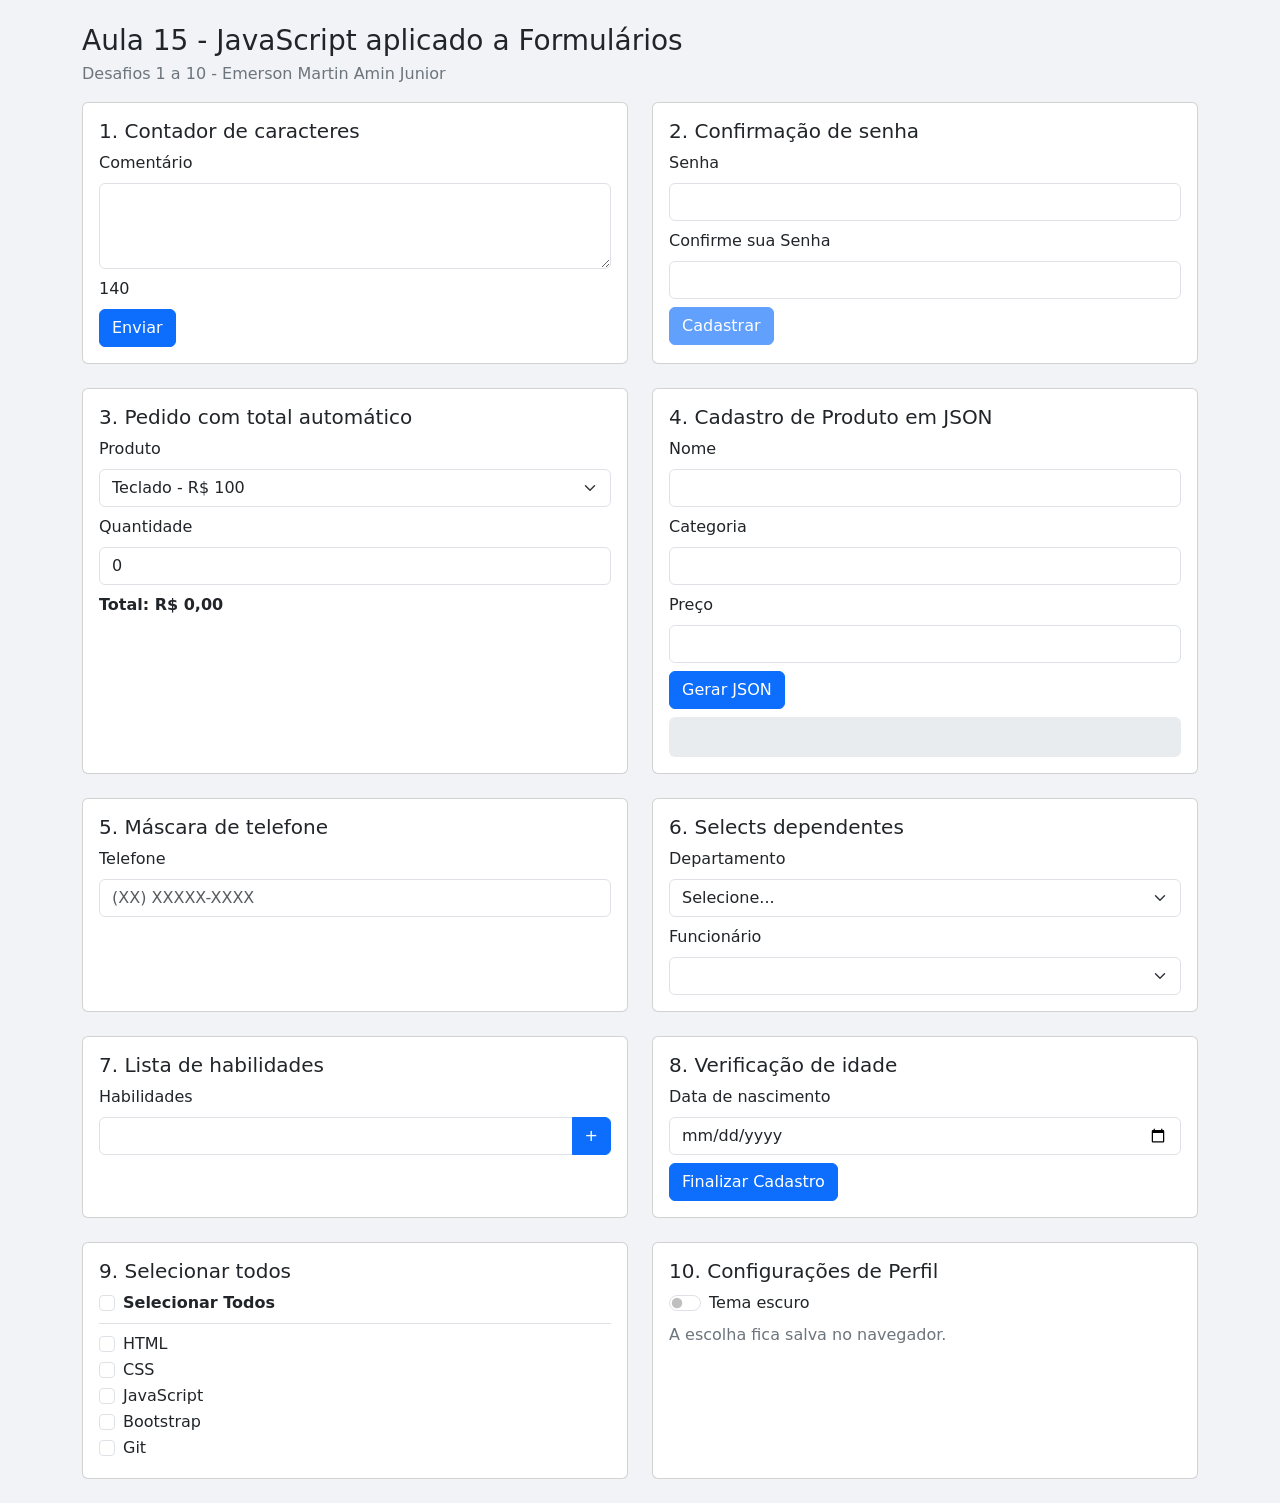
<file: aulaHTML15/index.html>
<!DOCTYPE html>
<html lang="pt-BR">
<head>
    <meta charset="UTF-8">
    <meta name="viewport" content="width=device-width, initial-scale=1.0">
    <title>Aula 15 - JavaScript aplicado a Formulários</title>
    <link href="https://cdn.jsdelivr.net/npm/bootstrap@5.3.3/dist/css/bootstrap.min.css" rel="stylesheet">
    <link rel="stylesheet" href="main.css">
</head>
<body>
    <main class="container py-4">
        <h1 class="h3 mb-1">Aula 15 - JavaScript aplicado a Formulários</h1>
        <p class="text-secondary">Desafios 1 a 10 - Emerson Martin Amin Junior</p>

        <div class="row g-4">

            <!-- Desafio 1 -->
            <section class="col-md-6">
                <div class="card h-100">
                    <div class="card-body">
                        <h2 class="h5">1. Contador de caracteres</h2>
                        <form id="formComentario">
                            <label for="comentario" class="form-label">Comentário</label>
                            <textarea id="comentario" class="form-control" rows="3" maxlength="140"></textarea>
                            <p id="contador" class="mt-2 mb-2">140</p>
                            <button type="submit" id="btnComentario" class="btn btn-primary">Enviar</button>
                        </form>
                    </div>
                </div>
            </section>

            <!-- Desafio 2 -->
            <section class="col-md-6">
                <div class="card h-100">
                    <div class="card-body">
                        <h2 class="h5">2. Confirmação de senha</h2>
                        <form id="formSenha">
                            <label for="senha" class="form-label">Senha</label>
                            <input type="password" id="senha" class="form-control mb-2">
                            <label for="confirmaSenha" class="form-label">Confirme sua Senha</label>
                            <input type="password" id="confirmaSenha" class="form-control">
                            <p id="msgSenha" class="mt-2 mb-2"></p>
                            <button type="submit" id="btnCadastrar" class="btn btn-primary" disabled>Cadastrar</button>
                        </form>
                    </div>
                </div>
            </section>

            <!-- Desafio 3 -->
            <section class="col-md-6">
                <div class="card h-100">
                    <div class="card-body">
                        <h2 class="h5">3. Pedido com total automático</h2>
                        <form id="formPedido">
                            <label for="produto" class="form-label">Produto</label>
                            <select id="produto" class="form-select mb-2">
                                <option value="100">Teclado - R$ 100</option>
                                <option value="50">Mouse - R$ 50</option>
                                <option value="800">Monitor - R$ 800</option>
                            </select>
                            <label for="quantidade" class="form-label">Quantidade</label>
                            <input type="number" id="quantidade" class="form-control" min="0" value="0">
                            <p id="total" class="mt-2 mb-0 fw-bold">Total: R$ 0,00</p>
                        </form>
                    </div>
                </div>
            </section>

            <!-- Desafio 4 -->
            <section class="col-md-6">
                <div class="card h-100">
                    <div class="card-body">
                        <h2 class="h5">4. Cadastro de Produto em JSON</h2>
                        <form id="formProduto">
                            <label for="nomeProduto" class="form-label">Nome</label>
                            <input type="text" id="nomeProduto" class="form-control mb-2">
                            <label for="categoria" class="form-label">Categoria</label>
                            <input type="text" id="categoria" class="form-control mb-2">
                            <label for="preco" class="form-label">Preço</label>
                            <input type="number" id="preco" class="form-control mb-2" min="0" step="0.01">
                            <button type="submit" class="btn btn-primary">Gerar JSON</button>
                        </form>
                        <pre id="saidaJson" class="saida mt-2 mb-0"></pre>
                    </div>
                </div>
            </section>

            <!-- Desafio 5 -->
            <section class="col-md-6">
                <div class="card h-100">
                    <div class="card-body">
                        <h2 class="h5">5. Máscara de telefone</h2>
                        <label for="telefone" class="form-label">Telefone</label>
                        <input type="text" id="telefone" class="form-control" placeholder="(XX) XXXXX-XXXX" maxlength="15">
                    </div>
                </div>
            </section>

            <!-- Desafio 6 -->
            <section class="col-md-6">
                <div class="card h-100">
                    <div class="card-body">
                        <h2 class="h5">6. Selects dependentes</h2>
                        <label for="departamento" class="form-label">Departamento</label>
                        <select id="departamento" class="form-select mb-2">
                            <option value="">Selecione...</option>
                            <option value="TI">TI</option>
                            <option value="RH">RH</option>
                        </select>
                        <label for="funcionario" class="form-label">Funcionário</label>
                        <select id="funcionario" class="form-select"></select>
                    </div>
                </div>
            </section>

            <!-- Desafio 7 -->
            <section class="col-md-6">
                <div class="card h-100">
                    <div class="card-body">
                        <h2 class="h5">7. Lista de habilidades</h2>
                        <label for="habilidade" class="form-label">Habilidades</label>
                        <div class="input-group">
                            <input type="text" id="habilidade" class="form-control">
                            <button type="button" id="btnHabilidade" class="btn btn-primary">+</button>
                        </div>
                        <div id="listaHabilidades" class="mt-2"></div>
                    </div>
                </div>
            </section>

            <!-- Desafio 8 -->
            <section class="col-md-6">
                <div class="card h-100">
                    <div class="card-body">
                        <h2 class="h5">8. Verificação de idade</h2>
                        <form id="formIdade">
                            <label for="nascimento" class="form-label">Data de nascimento</label>
                            <input type="date" id="nascimento" class="form-control">
                            <p id="avisoIdade" class="mt-2 mb-2 erro"></p>
                            <button type="submit" id="btnFinalizar" class="btn btn-primary">Finalizar Cadastro</button>
                        </form>
                    </div>
                </div>
            </section>

            <!-- Desafio 9 -->
            <section class="col-md-6">
                <div class="card h-100">
                    <div class="card-body">
                        <h2 class="h5">9. Selecionar todos</h2>
                        <div class="form-check border-bottom pb-2 mb-2">
                            <input type="checkbox" id="todos" class="form-check-input">
                            <label for="todos" class="form-check-label fw-bold">Selecionar Todos</label>
                        </div>
                        <div class="form-check">
                            <input type="checkbox" id="item1" class="form-check-input item">
                            <label for="item1" class="form-check-label">HTML</label>
                        </div>
                        <div class="form-check">
                            <input type="checkbox" id="item2" class="form-check-input item">
                            <label for="item2" class="form-check-label">CSS</label>
                        </div>
                        <div class="form-check">
                            <input type="checkbox" id="item3" class="form-check-input item">
                            <label for="item3" class="form-check-label">JavaScript</label>
                        </div>
                        <div class="form-check">
                            <input type="checkbox" id="item4" class="form-check-input item">
                            <label for="item4" class="form-check-label">Bootstrap</label>
                        </div>
                        <div class="form-check">
                            <input type="checkbox" id="item5" class="form-check-input item">
                            <label for="item5" class="form-check-label">Git</label>
                        </div>
                    </div>
                </div>
            </section>

            <!-- Desafio 10 -->
            <section class="col-md-6">
                <div class="card h-100">
                    <div class="card-body">
                        <h2 class="h5">10. Configurações de Perfil</h2>
                        <div class="form-check form-switch">
                            <input type="checkbox" id="temaEscuro" class="form-check-input">
                            <label for="temaEscuro" class="form-check-label">Tema escuro</label>
                        </div>
                        <p class="text-secondary mt-2 mb-0">A escolha fica salva no navegador.</p>
                    </div>
                </div>
            </section>

        </div>
    </main>

    <script src="main.js"></script>
</body>
</html>
</file>
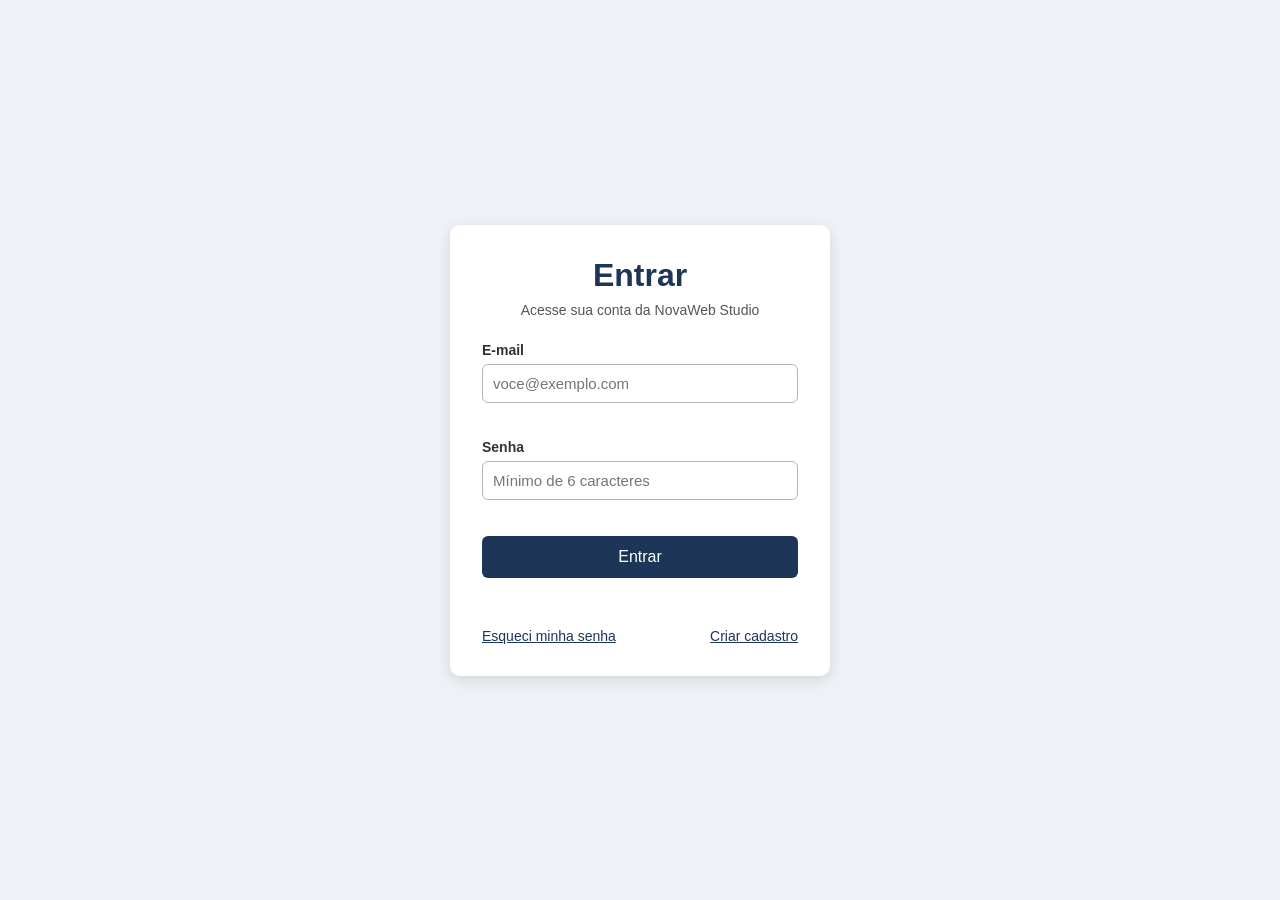
<file: aulaHTML12/login.html>
<!DOCTYPE html>
<html lang="pt-BR">
<head>
    <meta charset="UTF-8">
    <meta name="viewport" content="width=device-width, initial-scale=1.0">
    <title>Login - NovaWeb Studio</title>
    <link rel="stylesheet" href="login.css">
</head>
<body>
    <main class="caixa">
        <h1>Entrar</h1>
        <p class="subtitulo">Acesse sua conta da NovaWeb Studio</p>

        <!-- novalidate desliga a validação do navegador para usar a do login.js -->
        <form id="formLogin" action="#" method="post" novalidate>
            <div class="campo">
                <label for="email">E-mail</label>
                <input type="email" id="email" name="email" placeholder="voce@exemplo.com">
                <span class="erro" id="erroEmail"></span>
            </div>

            <div class="campo">
                <label for="senha">Senha</label>
                <!-- type="password" deixa os caracteres ocultos -->
                <input type="password" id="senha" name="senha" placeholder="Mínimo de 6 caracteres">
                <span class="erro" id="erroSenha"></span>
            </div>

            <button type="submit">Entrar</button>

            <p class="mensagem" id="mensagem"></p>
        </form>

        <nav class="links">
            <a href="#">Esqueci minha senha</a>
            <a href="#">Criar cadastro</a>
        </nav>
    </main>

    <script src="login.js"></script>
</body>
</html>
</file>
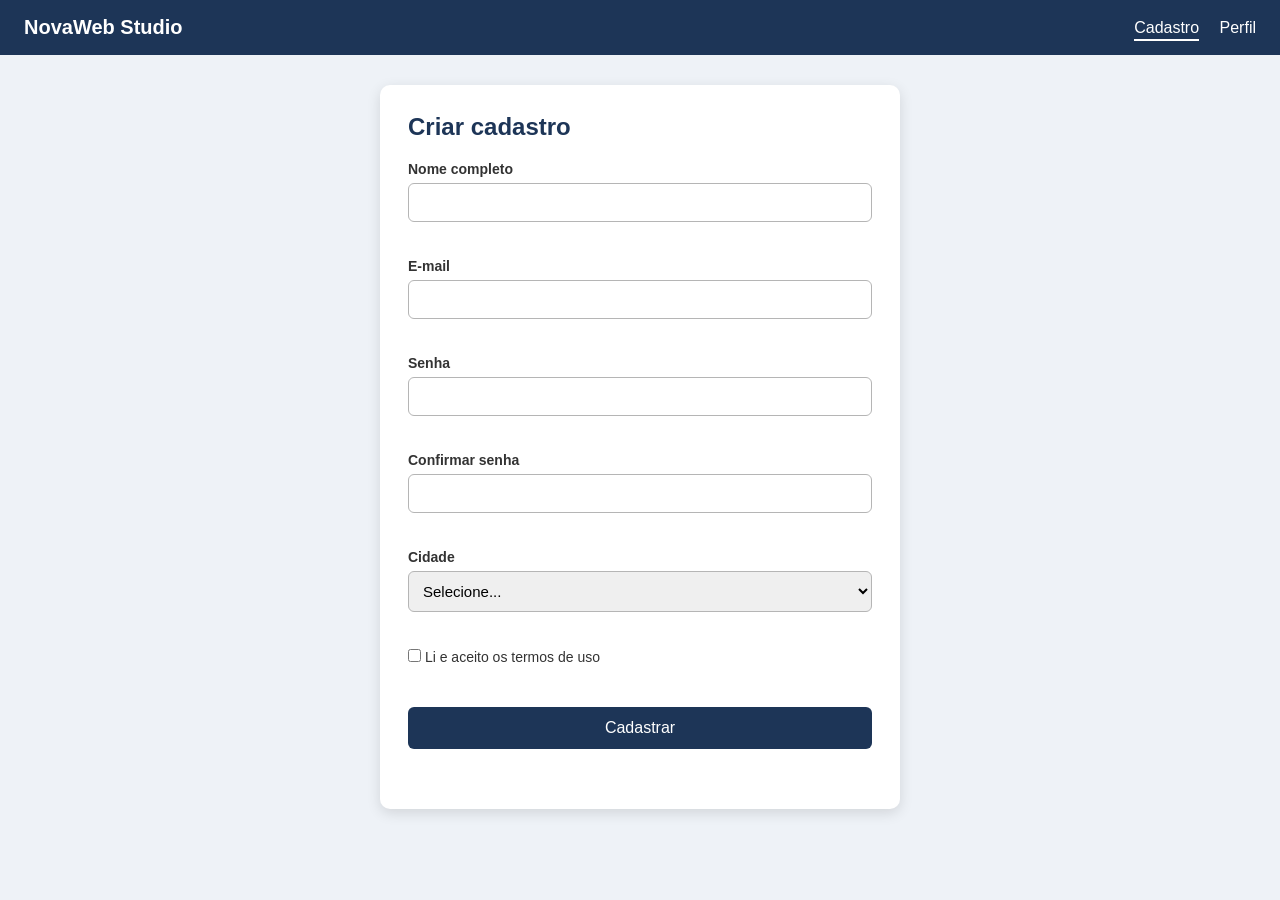
<file: aulaHTML13/cadastro.html>
<!DOCTYPE html>
<html lang="pt-BR">
<head>
    <meta charset="UTF-8">
    <meta name="viewport" content="width=device-width, initial-scale=1.0">
    <title>Cadastro - NovaWeb Studio</title>
    <link rel="stylesheet" href="main.css">
</head>
<body>
    <header>
        <h1>NovaWeb Studio</h1>
        <nav>
            <a href="cadastro.html" class="ativo">Cadastro</a>
            <a href="perfil.html">Perfil</a>
        </nav>
    </header>

    <main class="caixa">
        <h2>Criar cadastro</h2>

        <form id="formCadastro" action="#" method="post" novalidate>
            <div class="campo">
                <label for="nome">Nome completo</label>
                <input type="text" id="nome" name="nome">
                <span class="erro" id="erroNome"></span>
            </div>

            <div class="campo">
                <label for="email">E-mail</label>
                <input type="email" id="email" name="email">
                <span class="erro" id="erroEmail"></span>
            </div>

            <div class="campo">
                <label for="senha">Senha</label>
                <input type="password" id="senha" name="senha">
                <span class="erro" id="erroSenha"></span>
            </div>

            <div class="campo">
                <label for="confirmar">Confirmar senha</label>
                <input type="password" id="confirmar" name="confirmar">
                <span class="erro" id="erroConfirmar"></span>
            </div>

            <!-- Caixa de listagem (select) -->
            <div class="campo">
                <label for="cidade">Cidade</label>
                <select id="cidade" name="cidade">
                    <option value="">Selecione...</option>
                    <option value="olimpia">Olímpia</option>
                    <option value="barretos">Barretos</option>
                    <option value="rio-preto">São José do Rio Preto</option>
                    <option value="outra">Outra</option>
                </select>
                <span class="erro" id="erroCidade"></span>
            </div>

            <!-- Caixa de seleção (checkbox) -->
            <div class="campo">
                <label class="opcao">
                    <input type="checkbox" id="termos" name="termos">
                    Li e aceito os termos de uso
                </label>
                <span class="erro" id="erroTermos"></span>
            </div>

            <button type="submit">Cadastrar</button>
            <p class="mensagem" id="mensagem"></p>
        </form>
    </main>

    <script src="main.js"></script>
</body>
</html>
</file>
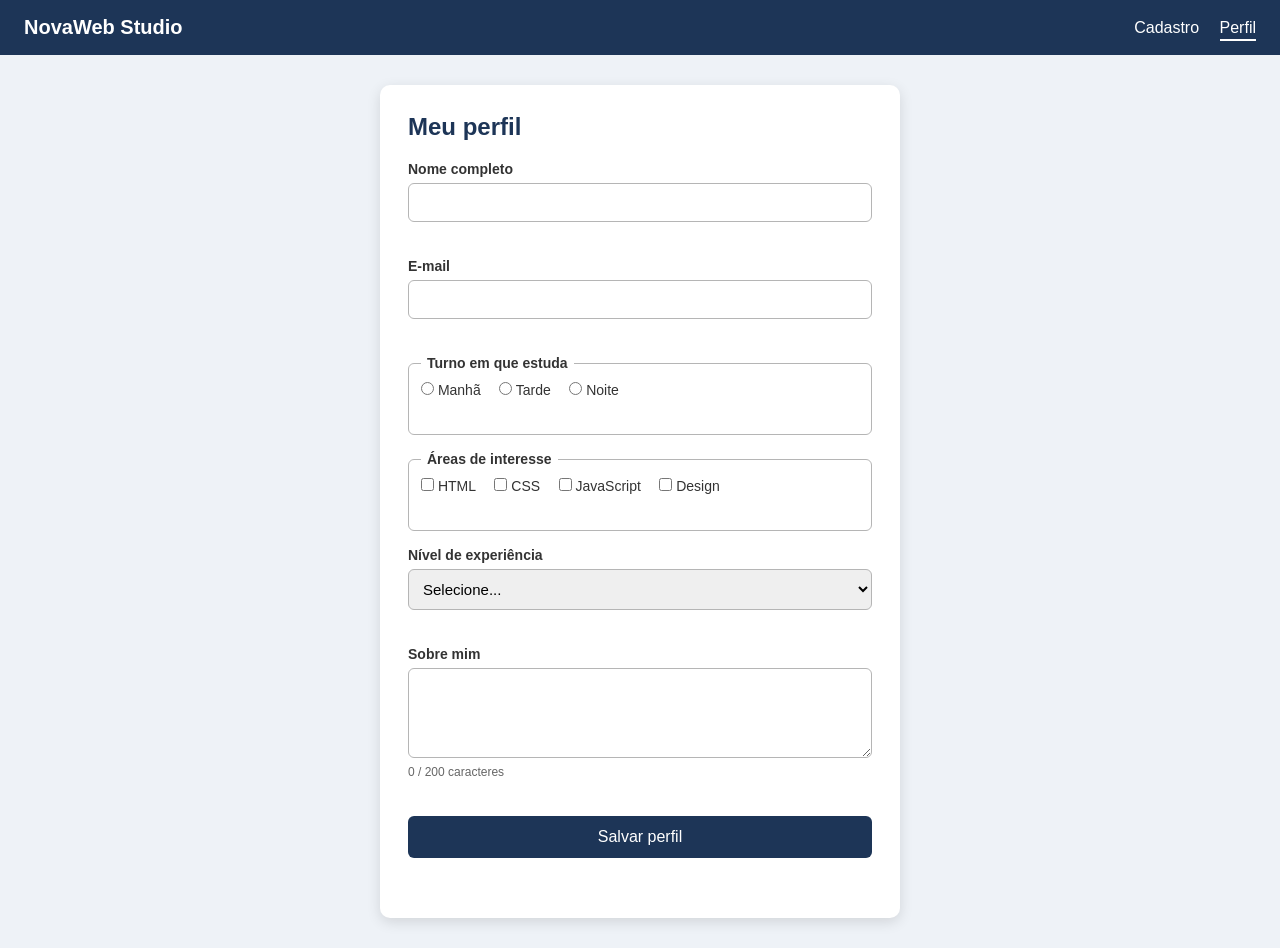
<file: aulaHTML13/perfil.html>
<!DOCTYPE html>
<html lang="pt-BR">
<head>
    <meta charset="UTF-8">
    <meta name="viewport" content="width=device-width, initial-scale=1.0">
    <title>Perfil - NovaWeb Studio</title>
    <link rel="stylesheet" href="main.css">
</head>
<body>
    <header>
        <h1>NovaWeb Studio</h1>
        <nav>
            <a href="cadastro.html">Cadastro</a>
            <a href="perfil.html" class="ativo">Perfil</a>
        </nav>
    </header>

    <main class="caixa">
        <h2>Meu perfil</h2>

        <form id="formPerfil" action="#" method="post" novalidate>
            <div class="campo">
                <label for="nome">Nome completo</label>
                <input type="text" id="nome" name="nome">
                <span class="erro" id="erroNome"></span>
            </div>

            <div class="campo">
                <label for="email">E-mail</label>
                <input type="email" id="email" name="email">
                <span class="erro" id="erroEmail"></span>
            </div>

            <!-- Botões de rádio: só uma opção -->
            <fieldset class="campo">
                <legend>Turno em que estuda</legend>
                <label class="opcao"><input type="radio" name="turno" value="manha"> Manhã</label>
                <label class="opcao"><input type="radio" name="turno" value="tarde"> Tarde</label>
                <label class="opcao"><input type="radio" name="turno" value="noite"> Noite</label>
                <span class="erro" id="erroTurno"></span>
            </fieldset>

            <!-- Caixas de seleção: várias opções -->
            <fieldset class="campo">
                <legend>Áreas de interesse</legend>
                <label class="opcao"><input type="checkbox" name="interesse" value="html"> HTML</label>
                <label class="opcao"><input type="checkbox" name="interesse" value="css"> CSS</label>
                <label class="opcao"><input type="checkbox" name="interesse" value="js"> JavaScript</label>
                <label class="opcao"><input type="checkbox" name="interesse" value="design"> Design</label>
                <span class="erro" id="erroInteresse"></span>
            </fieldset>

            <!-- Caixa de listagem -->
            <div class="campo">
                <label for="nivel">Nível de experiência</label>
                <select id="nivel" name="nivel">
                    <option value="">Selecione...</option>
                    <option value="iniciante">Iniciante</option>
                    <option value="intermediario">Intermediário</option>
                    <option value="avancado">Avançado</option>
                </select>
                <span class="erro" id="erroNivel"></span>
            </div>

            <!-- Campo de texto extenso -->
            <div class="campo">
                <label for="sobre">Sobre mim</label>
                <textarea id="sobre" name="sobre" rows="4" maxlength="200"></textarea>
                <small id="contador">0 / 200 caracteres</small>
                <span class="erro" id="erroSobre"></span>
            </div>

            <button type="submit">Salvar perfil</button>
            <p class="mensagem" id="mensagem"></p>
        </form>
    </main>

    <script src="main.js"></script>
</body>
</html>
</file>
<file: aulaHTML12/login.css>
* {
    box-sizing: border-box;
    margin: 0;
    padding: 0;
}

body {
    font-family: Arial, Helvetica, sans-serif;
    background-color: #eef2f7;
    min-height: 100vh;
    display: flex;
    align-items: center;
    justify-content: center;
    padding: 16px;
}

.caixa {
    background-color: #ffffff;
    width: 100%;
    max-width: 380px;
    padding: 32px;
    border-radius: 10px;
    box-shadow: 0 4px 14px rgba(0, 0, 0, 0.12);
}

h1 {
    color: #1d3557;
    text-align: center;
}

.subtitulo {
    color: #555555;
    text-align: center;
    margin: 8px 0 24px;
    font-size: 14px;
}

.campo {
    margin-bottom: 16px;
}

label {
    display: block;
    margin-bottom: 6px;
    font-weight: bold;
    color: #333333;
    font-size: 14px;
}

input {
    width: 100%;
    padding: 10px;
    border: 1px solid #b5b5b5;
    border-radius: 6px;
    font-size: 15px;
}

input:focus {
    outline: none;
    border-color: #1d3557;
}

/* classes colocadas pelo login.js */
input.invalido {
    border-color: #c1121f;
}

input.valido {
    border-color: #2a9d5c;
}

.erro {
    display: block;
    color: #c1121f;
    font-size: 13px;
    min-height: 16px;
    margin-top: 4px;
}

button {
    width: 100%;
    padding: 12px;
    background-color: #1d3557;
    color: #ffffff;
    border: none;
    border-radius: 6px;
    font-size: 16px;
    cursor: pointer;
}

button:hover {
    background-color: #274b7a;
}

.mensagem {
    text-align: center;
    color: #2a9d5c;
    font-weight: bold;
    margin-top: 14px;
    min-height: 18px;
}

.links {
    display: flex;
    justify-content: space-between;
    margin-top: 18px;
    font-size: 14px;
}

.links a {
    color: #1d3557;
}
</file>
<file: aulaHTML13/main.css>
* {
    box-sizing: border-box;
    margin: 0;
    padding: 0;
}

body {
    font-family: Arial, Helvetica, sans-serif;
    background-color: #eef2f7;
    color: #333333;
}

header {
    background-color: #1d3557;
    color: #ffffff;
    padding: 16px 24px;
    display: flex;
    justify-content: space-between;
    align-items: center;
    flex-wrap: wrap;
    gap: 10px;
}

header h1 {
    font-size: 20px;
}

header nav a {
    color: #ffffff;
    text-decoration: none;
    margin-left: 16px;
    padding-bottom: 3px;
}

header nav a.ativo {
    border-bottom: 2px solid #ffffff;
}

.caixa {
    background-color: #ffffff;
    max-width: 520px;
    margin: 30px auto;
    padding: 28px;
    border-radius: 10px;
    box-shadow: 0 4px 14px rgba(0, 0, 0, 0.12);
}

h2 {
    color: #1d3557;
    margin-bottom: 20px;
}

.campo {
    margin-bottom: 16px;
}

fieldset.campo {
    border: 1px solid #b5b5b5;
    border-radius: 6px;
    padding: 10px 12px;
}

legend {
    font-weight: bold;
    font-size: 14px;
    padding: 0 6px;
}

label {
    display: block;
    margin-bottom: 6px;
    font-weight: bold;
    font-size: 14px;
}

/* rótulo de rádio e checkbox fica na mesma linha */
label.opcao {
    display: inline-block;
    font-weight: normal;
    margin-right: 14px;
}

input[type="text"],
input[type="email"],
input[type="password"],
select,
textarea {
    width: 100%;
    padding: 10px;
    border: 1px solid #b5b5b5;
    border-radius: 6px;
    font-size: 15px;
    font-family: inherit;
}

input:focus,
select:focus,
textarea:focus {
    outline: none;
    border-color: #1d3557;
}

.invalido {
    border-color: #c1121f !important;
}

small {
    color: #666666;
    font-size: 12px;
}

.erro {
    display: block;
    color: #c1121f;
    font-size: 13px;
    min-height: 16px;
    margin-top: 4px;
}

button {
    width: 100%;
    padding: 12px;
    background-color: #1d3557;
    color: #ffffff;
    border: none;
    border-radius: 6px;
    font-size: 16px;
    cursor: pointer;
}

button:hover {
    background-color: #274b7a;
}

.mensagem {
    text-align: center;
    color: #2a9d5c;
    font-weight: bold;
    margin-top: 14px;
    min-height: 18px;
}
</file>
<file: aulaHTML15/main.css>
/* ajustes por cima do Bootstrap */

body {
    background-color: #f1f3f6;
    color: #212529;
}

/* feedback visual usado pelo main.js */
.erro {
    color: #c1121f;
}

.sucesso {
    color: #1d7543;
}

.saida {
    background-color: #e9ecef;
    padding: 10px;
    border-radius: 6px;
    min-height: 40px;
    white-space: pre-wrap;
}

/* balões do desafio 7 */
.balao {
    display: inline-block;
    background-color: #0d6efd;
    color: #ffffff;
    padding: 4px 10px;
    border-radius: 14px;
    margin: 0 6px 6px 0;
    font-size: 14px;
}

.balao button {
    background: none;
    border: none;
    color: #ffffff;
    font-weight: bold;
    margin-left: 6px;
    cursor: pointer;
}

/* desafio 10: a classe é colocada no body pelo main.js */
body.dark-theme {
    background-color: #1b1e23;
    color: #f1f3f6;
}

body.dark-theme .card {
    background-color: #2a2e35;
    color: #f1f3f6;
    border-color: #444a54;
}

body.dark-theme .text-secondary {
    color: #b8bec8 !important;
}

body.dark-theme .saida {
    background-color: #1b1e23;
    color: #f1f3f6;
}

body.dark-theme .erro {
    color: #ff8a8a;
}

body.dark-theme .sucesso {
    color: #7ee0a3;
}
</file>
